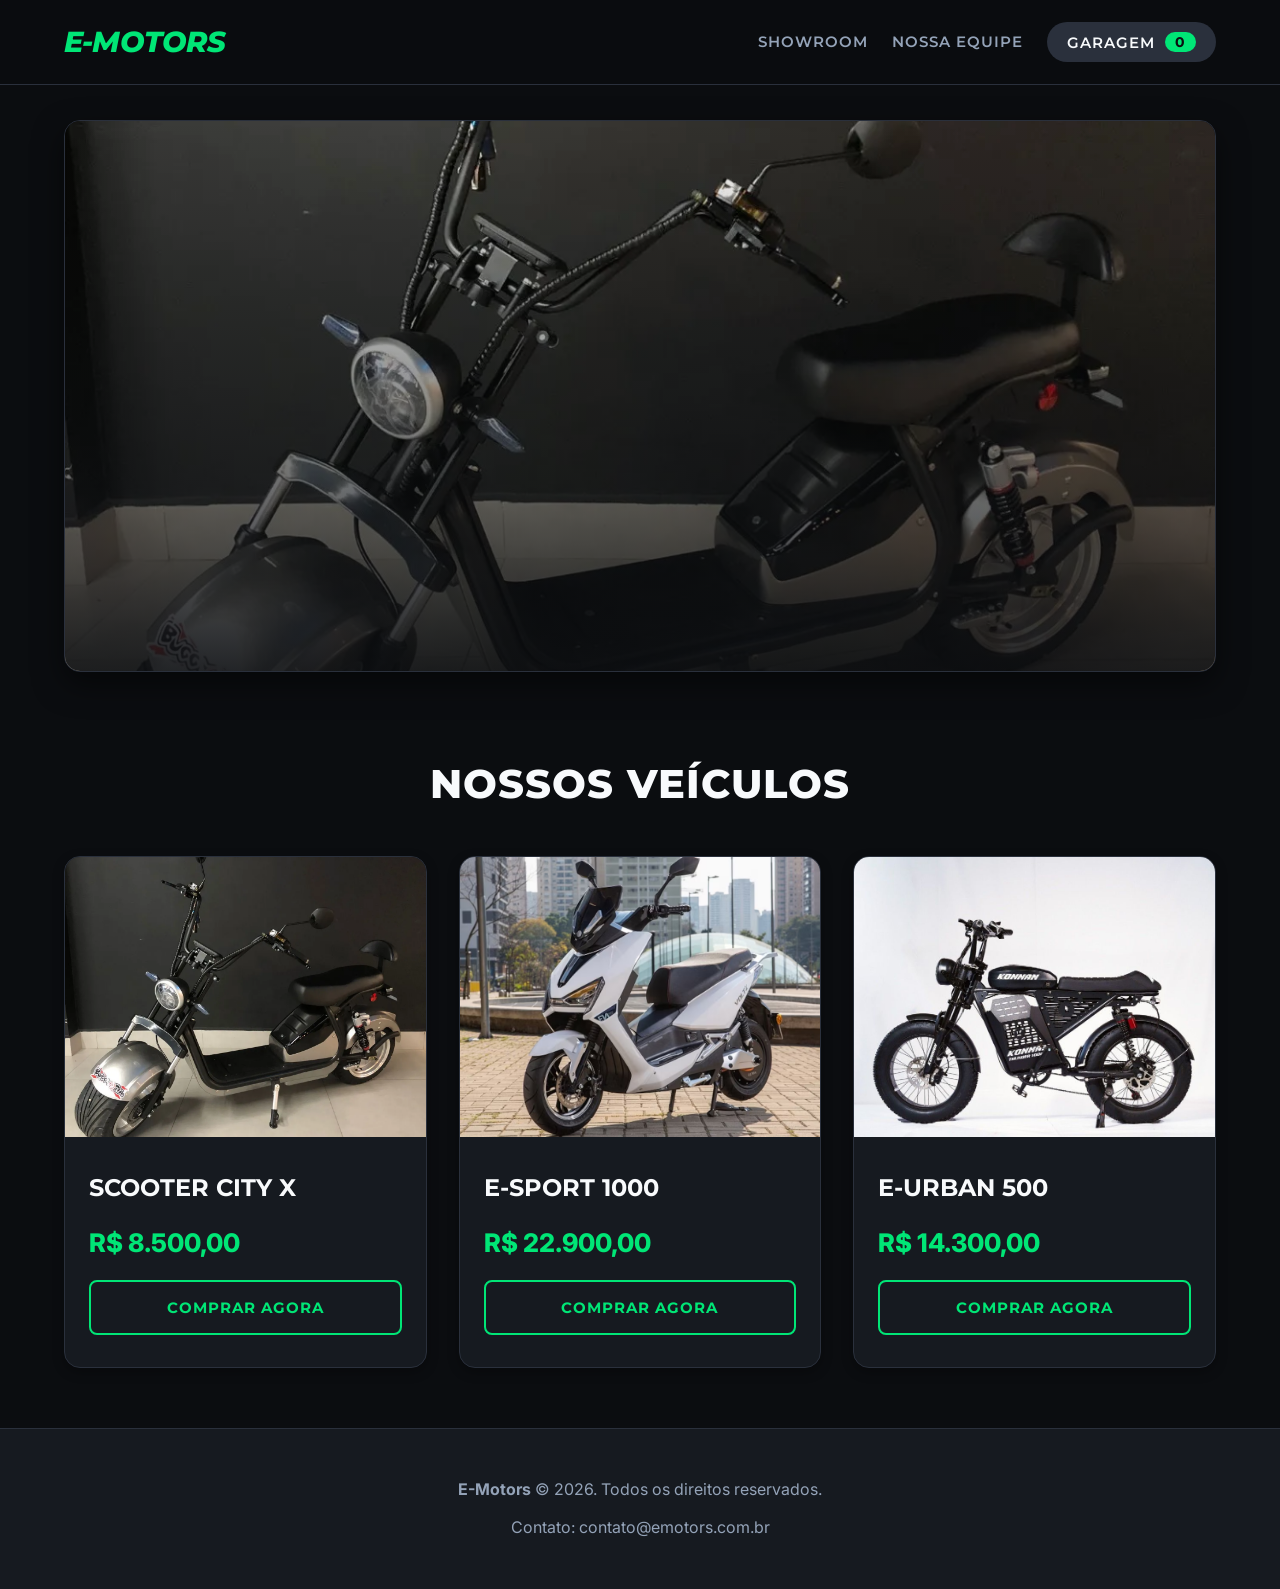
<file: index.html>
<!doctype html>
<html lang="pt-br">
<head>
  <meta charset="utf-8">
  <meta name="viewport" content="width=device-width, initial-scale=1">
  <title>E-Motors</title>
  <link rel="stylesheet" href="style.css">
</head>
<body>
  <header class="navbar">
    <div class="navbar__inner">
      <a href="index.html" class="logo"><span>E-Motors</span></a>
      <nav class="nav">
        <a class="nav__link" href="index.html">Showroom</a>
        <a class="nav__link" href="participantes.html">Nossa Equipe</a>
        <button class="nav__link nav__cart" type="button" id="cartButton">
          Garagem <span class="cart-count" id="cartCount">0</span>
        </button>
      </nav>
    </div>
  </header>

  <main class="page-container">
    <section class="carousel-section">
      <div class="carousel-frame" id="carouselTrack">
        <img class="carousel-slide active" src="Imagens/scooterx1.png" alt="Tecnologia">
        <img class="carousel-slide" src="Imagens/esport1.png" alt="Mobilidade">
        <img class="carousel-slide" src="Imagens/urban1.png" alt="Performance">
        <div class="carousel-overlay"></div>
      </div>
    </section>

    <section class="products">
      <h2 class="section-title">Nossos Veículos</h2>
      <div class="products__grid">
        <article class="product-card" data-link="scooter.html">
          <img src="Imagens/scooterx1.png" alt="Scooter City X">
          <div class="product-card__body">
            <h3>Scooter City X</h3>
            <p class="price">R$ 8.500,00</p>
            <button class="secondary-btn add-to-cart-btn" data-name="Scooter City X" data-price="8500.00" data-image="Imagens/scooterx1.png" type="button">Comprar Agora</button>
          </div>
        </article>

        <article class="product-card" data-link="esportiva.html">
          <img src="Imagens/esport1.png" alt="E-Sport 1000">
          <div class="product-card__body">
            <h3>E-Sport 1000</h3>
            <p class="price">R$ 22.900,00</p>
            <button class="secondary-btn add-to-cart-btn" data-name="E-Sport 1000" data-price="22900.00" data-image="Imagens/esport1.png" type="button">Comprar Agora</button>
          </div>
        </article>

        <article class="product-card" data-link="urbana.html">
          <img src="Imagens/urban1.png" alt="E-Urban 500">
          <div class="product-card__body">
            <h3>E-Urban 500</h3>
            <p class="price">R$ 14.300,00</p>
            <button class="secondary-btn add-to-cart-btn" data-name="E-Urban 500" data-price="14300.00" data-image="Imagens/urban1.png" type="button">Comprar Agora</button>
          </div>
        </article>
      </div>
    </section>
  </main>

  <footer class="footer">
    <div class="footer__info">
      <p><strong>E-Motors</strong> © 2026. Todos os direitos reservados.</p>
      <p>Contato: contato@emotors.com.br</p>
    </div>
  </footer>

  <div class="cart-overlay" id="cartOverlay">
    <aside class="cart-drawer" role="dialog" aria-modal="true">
      <div class="cart-header">
        <h2>Sua Garagem</h2>
        <button class="cart-close" type="button" id="closeCart">&times;</button>
      </div>
      <div class="cart-body">
        <ul class="cart-list" id="cartList"></ul>
      </div>
      <div class="cart-footer">
        <div class="summary-row"><span>Subtotal</span><span id="cartSubtotal">R$ 0,00</span></div>
        <div class="summary-row"><span>Frete</span><span style="color: var(--accent); font-weight: 600;">Grátis</span></div>
        <div class="summary-total"><span>Total</span><span id="cartTotal">R$ 0,00</span></div>
        <button class="primary-btn" type="button" id="checkoutButton">Finalizar Pedido</button>
      </div>
    </aside>
  </div>
  <script src="script.js"></script>
</body>
</html>
</file>
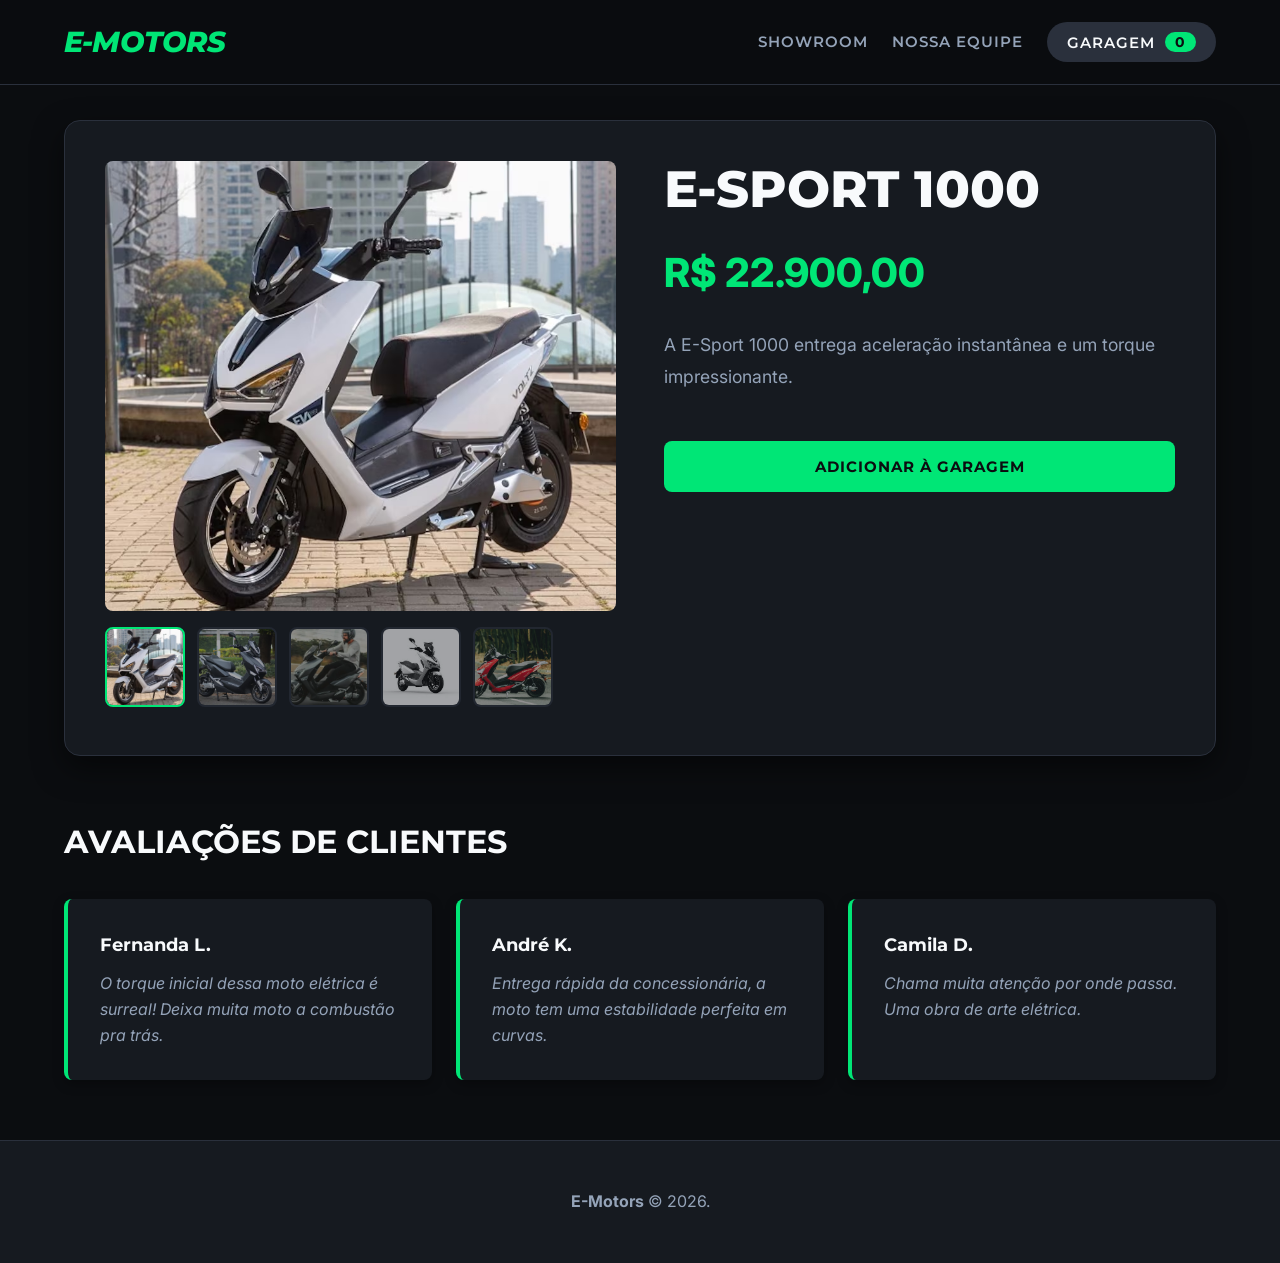
<file: esportiva.html>
<!doctype html>
<html lang="pt-br">
<head>
  <meta charset="utf-8">
  <meta name="viewport" content="width=device-width, initial-scale=1">
  <title>E-Sport 1000 - E-Motors</title>
  <link rel="stylesheet" href="style.css">
</head>
<body>
  <header class="navbar">
    <div class="navbar__inner">
      <a href="index.html" class="logo"><span>E-Motors</span></a>
      <nav class="nav">
        <a class="nav__link" href="index.html">Showroom</a>
        <a class="nav__link" href="participantes.html">Nossa Equipe</a>
        <button class="nav__link nav__cart" type="button" id="cartButton">
          Garagem <span class="cart-count" id="cartCount">0</span>
        </button>
      </nav>
    </div>
  </header>

  <main class="page-container">
    <section class="detail-hero">
      <div class="detail-gallery">
        <div class="detail-image">
          <img src="Imagens/esport1.png" alt="Esportiva Principal">
        </div>
        <div class="thumbnail-list">
          <img class="thumbnail active" src="Imagens/esport1.png" onclick="changeMainImage(this)">
          <img class="thumbnail" src="Imagens/esport2.png" onclick="changeMainImage(this)">
          <img class="thumbnail" src="Imagens/esport3.png" onclick="changeMainImage(this)">
          <img class="thumbnail" src="Imagens/esport4.png" onclick="changeMainImage(this)">
          <img class="thumbnail" src="Imagens/esport5.png" onclick="changeMainImage(this)">
        </div>
      </div>
      <div class="detail-info">
        <h1>E-Sport 1000</h1>
        <span class="price-tag">R$ 22.900,00</span>
        <p>A E-Sport 1000 entrega aceleração instantânea e um torque impressionante.</p>
        <div class="detail-actions">
          <button class="primary-btn add-to-cart-btn" data-name="E-Sport 1000" data-price="22900.00" data-image="Imagens/esport1.png" type="button">Adicionar à Garagem</button>
        </div>
      </div>
    </section>

    <section class="detail-comments">
      <h2>Avaliações de Clientes</h2>
      <div class="comments-grid">
        <div class="comment-card">
          <strong>Fernanda L.</strong>
          <span>O torque inicial dessa moto elétrica é surreal! Deixa muita moto a combustão pra trás.</span>
        </div>
        <div class="comment-card">
          <strong>André K.</strong>
          <span>Entrega rápida da concessionária, a moto tem uma estabilidade perfeita em curvas.</span>
        </div>
        <div class="comment-card">
          <strong>Camila D.</strong>
          <span>Chama muita atenção por onde passa. Uma obra de arte elétrica.</span>
        </div>
      </div>
    </section>
  </main>

  <footer class="footer">
    <div class="footer__info"><p><strong>E-Motors</strong> © 2026.</p></div>
  </footer>

  <div class="cart-overlay" id="cartOverlay">
    <aside class="cart-drawer">
      <div class="cart-header"><h2>Sua Garagem</h2><button class="cart-close" id="closeCart">&times;</button></div>
      <div class="cart-body"><ul class="cart-list" id="cartList"></ul></div>
      <div class="cart-footer">
        <div class="summary-row"><span>Subtotal</span><span id="cartSubtotal">R$ 0,00</span></div>
        <div class="summary-row"><span>Frete</span><span style="color: var(--accent); font-weight: 600;">Grátis</span></div>
        <div class="summary-total"><span>Total</span><span id="cartTotal">R$ 0,00</span></div>
        <button class="primary-btn" id="checkoutButton">Finalizar Pedido</button>
      </div>
    </aside>
  </div>
  <script src="script.js"></script>
</body>
</html>
</file>
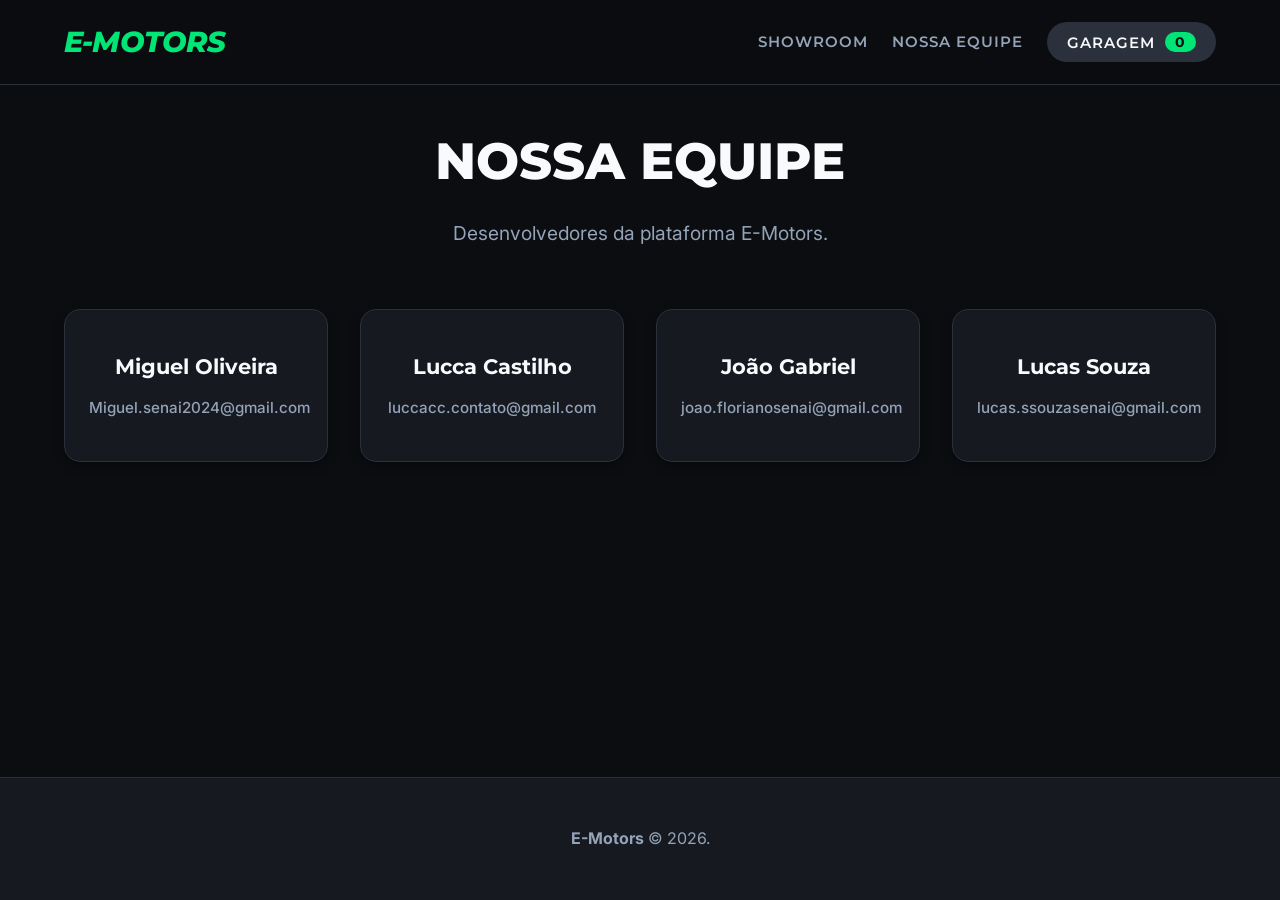
<file: participantes.html>
<!doctype html>
<html lang="pt-br">
<head>
  <meta charset="utf-8">
  <meta name="viewport" content="width=device-width, initial-scale=1">
  <title>Equipe - E-Motors</title>
  <link rel="stylesheet" href="style.css">
</head>
<body>
  <header class="navbar">
    <div class="navbar__inner">
      <a href="index.html" class="logo"><span>E-Motors</span></a>
      <nav class="nav">
        <a class="nav__link" href="index.html">Showroom</a>
        <a class="nav__link" href="participantes.html">Nossa Equipe</a>
        <button class="nav__link nav__cart" type="button" id="cartButton">
          Garagem <span class="cart-count" id="cartCount">0</span>
        </button>
      </nav>
    </div>
  </header>

  <main class="page-container">
    <section class="participants-hero">
      <h1>Nossa Equipe</h1>
      <p>Desenvolvedores da plataforma E-Motors.</p>
    </section>

    <section class="participants-grid">
      <article class="participant-card">
        <h3>Miguel Oliveira</h3>
        <a class="participant-email" href="mailto:Miguel.senai2024@gmail.com">Miguel.senai2024@gmail.com</a>
      </article>
      <article class="participant-card">
        <h3>Lucca Castilho</h3>
        <a class="participant-email" href="mailto:luccacc.contato@gmail.com">luccacc.contato@gmail.com</a>
      </article>
      <article class="participant-card">
        <h3>João Gabriel</h3>
        <a class="participant-email" href="mailto:joao.florianosenai@gmail.com">joao.florianosenai@gmail.com</a>
      </article>
      <article class="participant-card">
        <h3>Lucas Souza</h3>
        <a class="participant-email" href="mailto:lucas.ssouzasenai@gmail.com">lucas.ssouzasenai@gmail.com</a>
      </article>
    </section>
  </main>

  <footer class="footer">
    <div class="footer__info"><p><strong>E-Motors</strong> © 2026.</p></div>
  </footer>

  <div class="cart-overlay" id="cartOverlay">
    <aside class="cart-drawer">
      <div class="cart-header"><h2>Sua Garagem</h2><button class="cart-close" id="closeCart">&times;</button></div>
      <div class="cart-body"><ul class="cart-list" id="cartList"></ul></div>
      <div class="cart-footer">
        <div class="summary-row"><span>Subtotal</span><span id="cartSubtotal">R$ 0,00</span></div>
        <div class="summary-row"><span>Frete</span><span style="color: var(--accent); font-weight: 600;">Grátis</span></div>
        <div class="summary-total"><span>Total</span><span id="cartTotal">R$ 0,00</span></div>
        <button class="primary-btn" id="checkoutButton">Finalizar Pedido</button>
      </div>
    </aside>
  </div>
  <script src="script.js"></script>
</body>
</html>
</file>
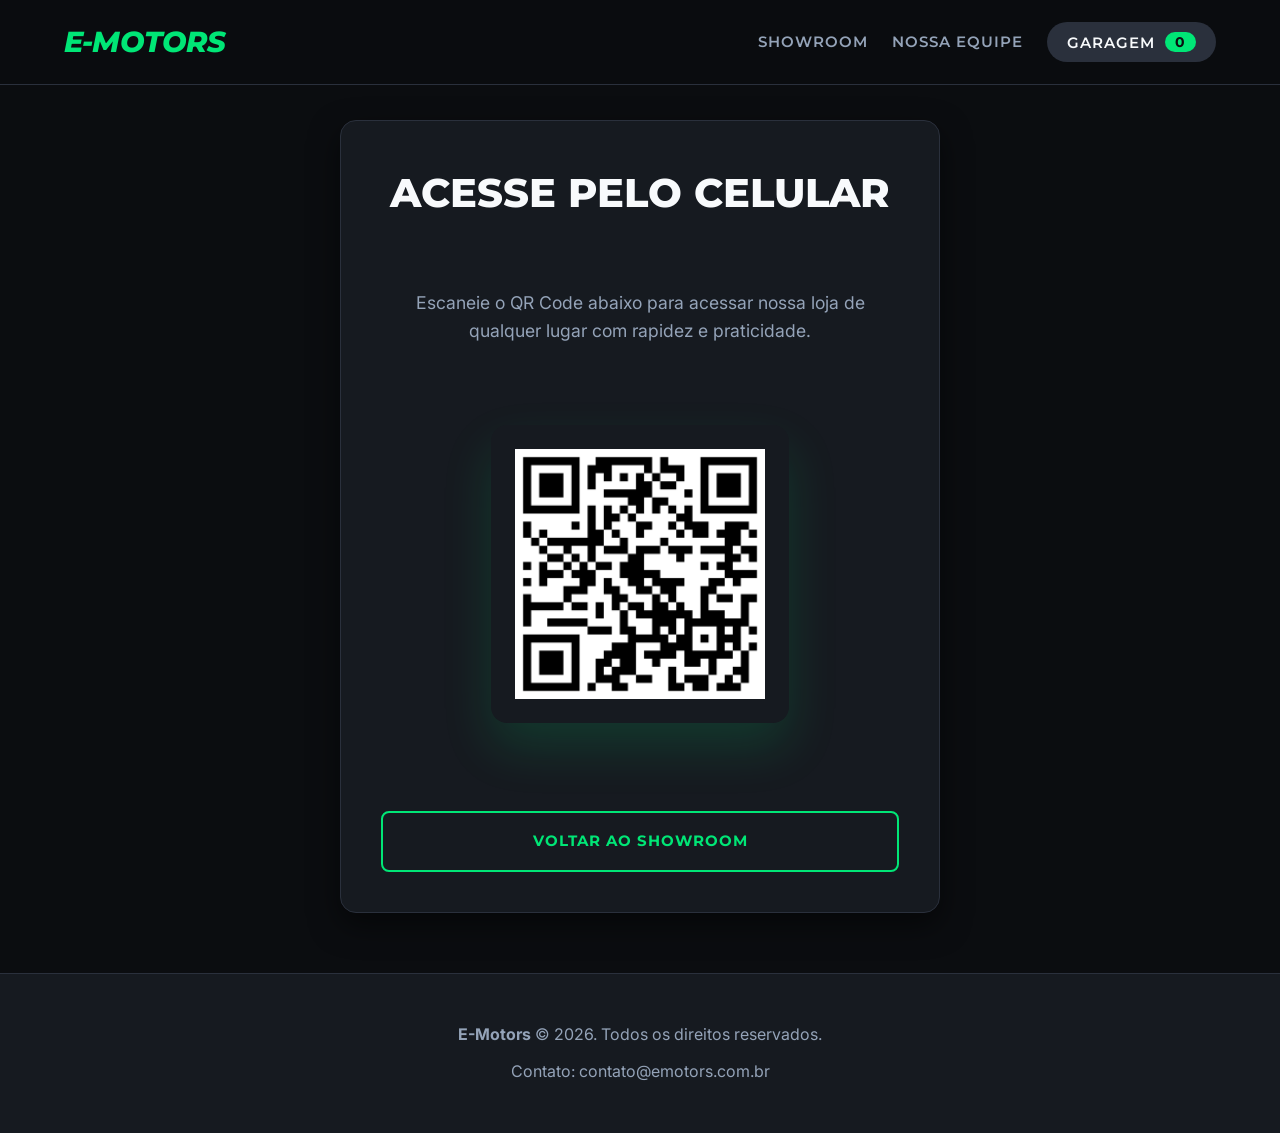
<file: qr.html>
<!doctype html>
<html lang="pt-br">
<head>
  <meta charset="utf-8">
  <meta name="viewport" content="width=device-width, initial-scale=1">
  <title>QR Code - E-Motors</title>
  <link rel="stylesheet" href="style.css">
</head>
<body>
  <header class="navbar">
    <div class="navbar__inner">
      <a href="index.html" class="logo"><span>E-Motors</span></a>
      <nav class="nav">
        <a class="nav__link" href="index.html">Showroom</a>
        <a class="nav__link" href="participantes.html">Nossa Equipe</a>
        <button class="nav__link nav__cart" type="button" id="cartButton">
          Garagem <span class="cart-count" id="cartCount">0</span>
        </button>
      </nav>
    </div>
  </header>

  <main class="page-container">
    <section class="detail-hero" style="display: flex; flex-direction: column; align-items: center; text-align: center; max-width: 600px; margin: 0 auto;">
      <h1 style="font-size: 2.5rem; font-weight: 800; text-transform: uppercase; color: var(--text-main); margin-bottom: 16px;">Acesse pelo Celular</h1>
      <p style="color: var(--text-muted); font-size: 1.1rem; margin-bottom: 32px;">Escaneie o QR Code abaixo para acessar nossa loja de qualquer lugar com rapidez e praticidade.</p>
      
      <div style="background-color: var(--white); padding: 24px; border-radius: var(--radius-lg); box-shadow: var(--shadow-lg);">
        <img src="Imagens/qrcode.png" alt="QR Code E-Motors" style="width: 250px; height: 250px; object-fit: contain;">
      </div>
      
      <div class="detail-actions" style="margin-top: 40px; width: 100%;">
        <a href="index.html" class="secondary-btn" style="text-decoration: none;">Voltar ao Showroom</a>
      </div>
    </section>
  </main>

  <footer class="footer">
    <div class="footer__info">
      <p><strong>E-Motors</strong> © 2026. Todos os direitos reservados.</p>
      <p>Contato: contato@emotors.com.br</p>
    </div>
  </footer>

  <div class="cart-overlay" id="cartOverlay">
    <aside class="cart-drawer" role="dialog" aria-modal="true">
      <div class="cart-header">
        <h2>Sua Garagem</h2>
        <button class="cart-close" type="button" id="closeCart">&times;</button>
      </div>
      <div class="cart-body">
        <ul class="cart-list" id="cartList"></ul>
      </div>
      <div class="cart-footer">
        <div class="summary-row"><span>Subtotal</span><span id="cartSubtotal">R$ 0,00</span></div>
        <div class="summary-row"><span>Frete</span><span style="color: var(--accent); font-weight: 600;">Grátis</span></div>
        <div class="summary-total"><span>Total</span><span id="cartTotal">R$ 0,00</span></div>
        <button class="primary-btn" type="button" id="checkoutButton">Finalizar Pedido</button>
      </div>
    </aside>
  </div>
  <script src="script.js"></script>
</body>
</html>
</file>
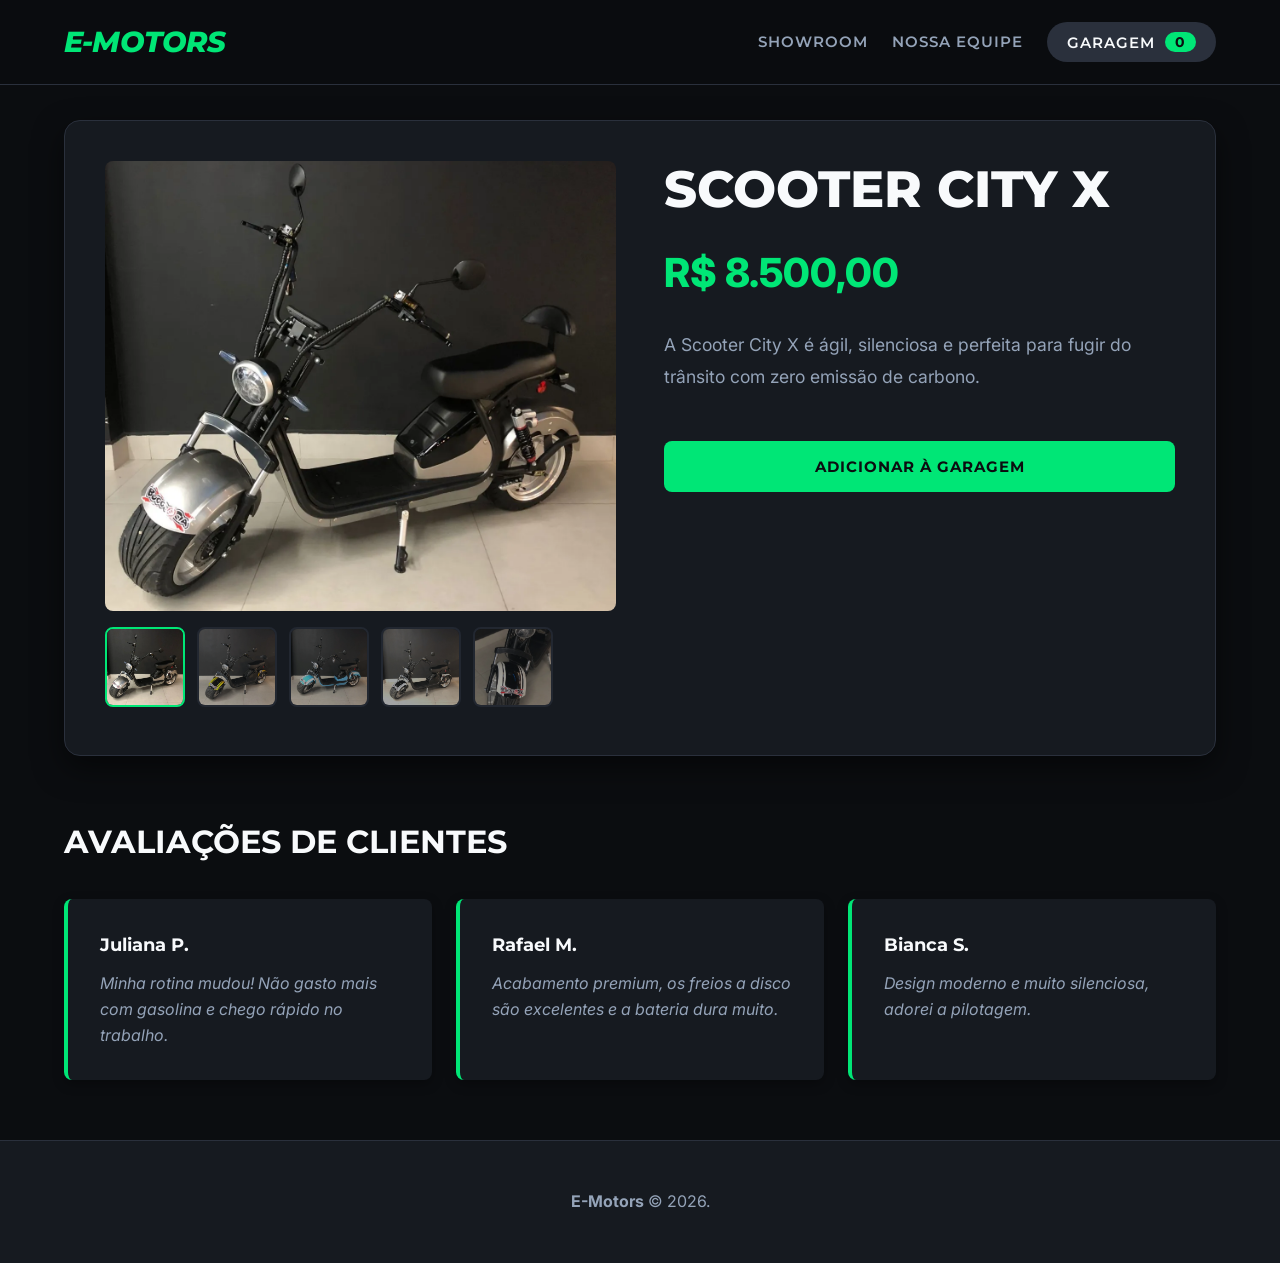
<file: scooter.html>
<!doctype html>
<html lang="pt-br">
<head>
  <meta charset="utf-8">
  <meta name="viewport" content="width=device-width, initial-scale=1">
  <title>Scooter City X - E-Motors</title>
  <link rel="stylesheet" href="style.css">
</head>
<body>
  <header class="navbar">
    <div class="navbar__inner">
      <a href="index.html" class="logo"><span>E-Motors</span></a>
      <nav class="nav">
        <a class="nav__link" href="index.html">Showroom</a>
        <a class="nav__link" href="participantes.html">Nossa Equipe</a>
        <button class="nav__link nav__cart" type="button" id="cartButton">
          Garagem <span class="cart-count" id="cartCount">0</span>
        </button>
      </nav>
    </div>
  </header>

  <main class="page-container">
    <section class="detail-hero">
      <div class="detail-gallery">
        <div class="detail-image">
          <img src="Imagens/scooterx1.png" alt="Scooter Principal">
        </div>
        <div class="thumbnail-list">
          <img class="thumbnail active" src="Imagens/scooterx1.png" onclick="changeMainImage(this)">
          <img class="thumbnail" src="Imagens/scooterx2.png" onclick="changeMainImage(this)">
          <img class="thumbnail" src="Imagens/scooterx3.png" onclick="changeMainImage(this)">
          <img class="thumbnail" src="Imagens/scooterx4.png" onclick="changeMainImage(this)">
          <img class="thumbnail" src="Imagens/scooterx5.png" onclick="changeMainImage(this)">
        </div>
      </div>
      <div class="detail-info">
        <h1>Scooter City X</h1>
        <span class="price-tag">R$ 8.500,00</span>
        <p>A Scooter City X é ágil, silenciosa e perfeita para fugir do trânsito com zero emissão de carbono.</p>
        <div class="detail-actions">
          <button class="primary-btn add-to-cart-btn" data-name="Scooter City X" data-price="8500.00" data-image="Imagens/scooterx1.png" type="button">Adicionar à Garagem</button>
        </div>
      </div>
    </section>

    <section class="detail-comments">
      <h2>Avaliações de Clientes</h2>
      <div class="comments-grid">
        <div class="comment-card">
          <strong>Juliana P.</strong>
          <span>Minha rotina mudou! Não gasto mais com gasolina e chego rápido no trabalho.</span>
        </div>
        <div class="comment-card">
          <strong>Rafael M.</strong>
          <span>Acabamento premium, os freios a disco são excelentes e a bateria dura muito.</span>
        </div>
        <div class="comment-card">
          <strong>Bianca S.</strong>
          <span>Design moderno e muito silenciosa, adorei a pilotagem.</span>
        </div>
      </div>
    </section>
  </main>

  <footer class="footer">
    <div class="footer__info"><p><strong>E-Motors</strong> © 2026.</p></div>
  </footer>

  <div class="cart-overlay" id="cartOverlay">
    <aside class="cart-drawer" role="dialog" aria-modal="true">
      <div class="cart-header"><h2>Sua Garagem</h2><button class="cart-close" id="closeCart">&times;</button></div>
      <div class="cart-body"><ul class="cart-list" id="cartList"></ul></div>
      <div class="cart-footer">
        <div class="summary-row"><span>Subtotal</span><span id="cartSubtotal">R$ 0,00</span></div>
        <div class="summary-row"><span>Frete</span><span style="color: var(--accent); font-weight: 600;">Grátis</span></div>
        <div class="summary-total"><span>Total</span><span id="cartTotal">R$ 0,00</span></div>
        <button class="primary-btn" id="checkoutButton">Finalizar Pedido</button>
      </div>
    </aside>
  </div>
  <script src="script.js"></script>
</body>
</html>
</file>
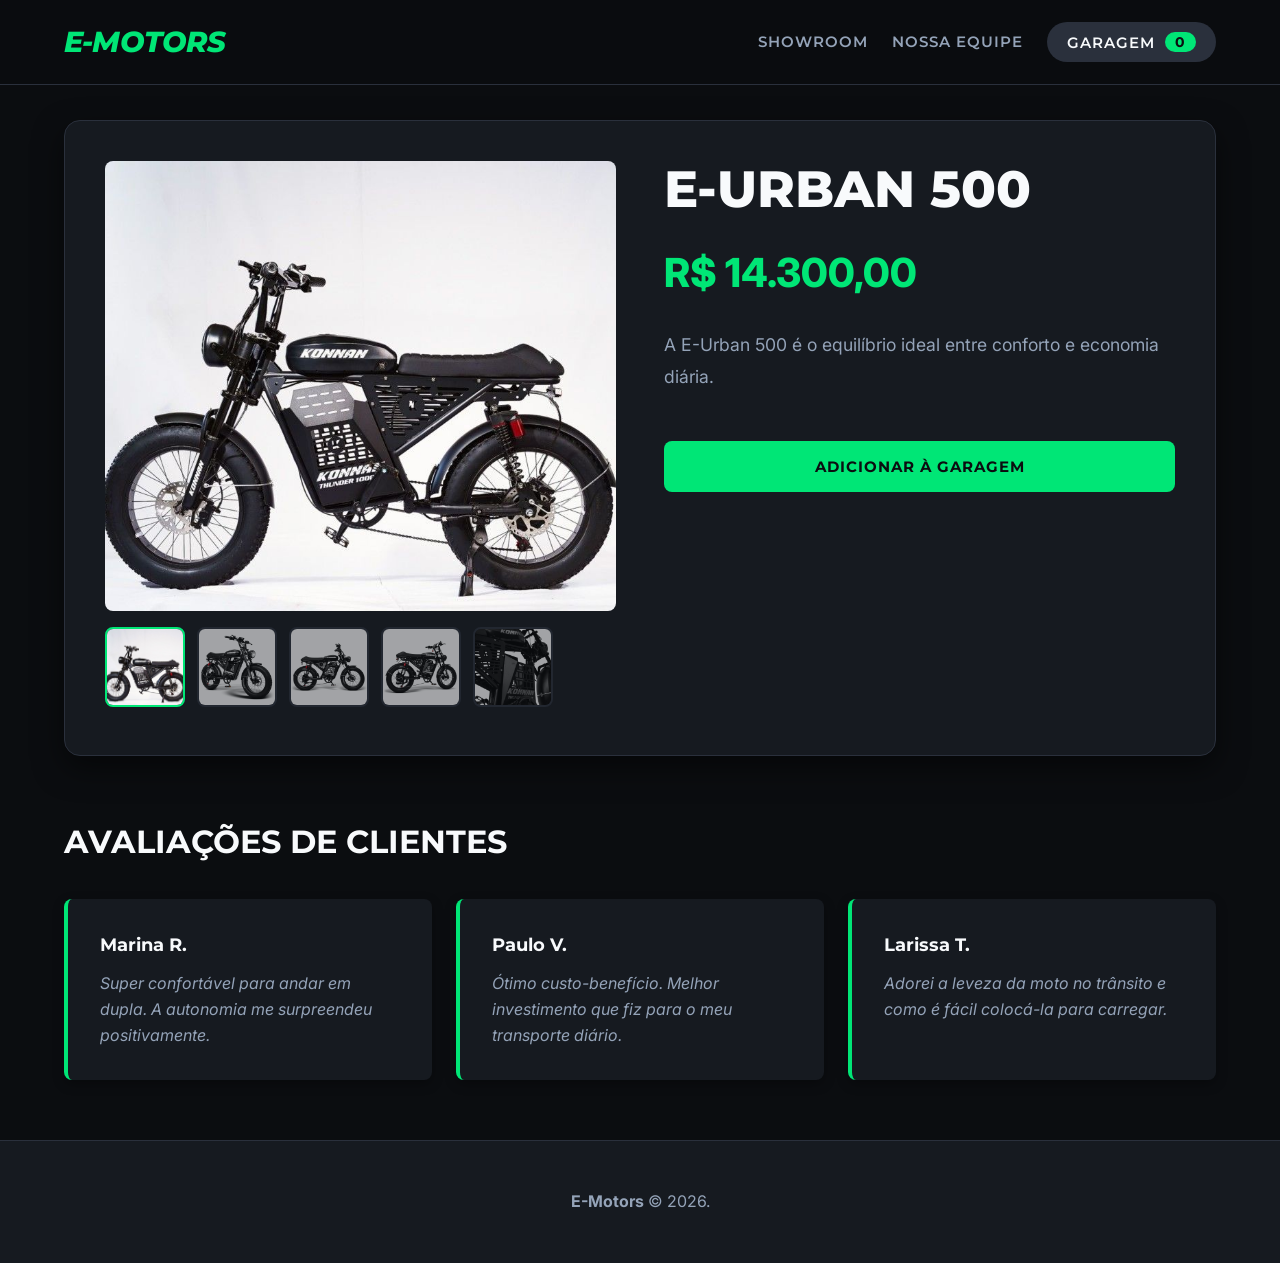
<file: urbana.html>
<!doctype html>
<html lang="pt-br">
<head>
  <meta charset="utf-8">
  <meta name="viewport" content="width=device-width, initial-scale=1">
  <title>E-Urban 500 - E-Motors</title>
  <link rel="stylesheet" href="style.css">
</head>
<body>
  <header class="navbar">
    <div class="navbar__inner">
      <a href="index.html" class="logo"><span>E-Motors</span></a>
      <nav class="nav">
        <a class="nav__link" href="index.html">Showroom</a>
        <a class="nav__link" href="participantes.html">Nossa Equipe</a>
        <button class="nav__link nav__cart" type="button" id="cartButton">
          Garagem <span class="cart-count" id="cartCount">0</span>
        </button>
      </nav>
    </div>
  </header>

  <main class="page-container">
    <section class="detail-hero">
      <div class="detail-gallery">
        <div class="detail-image">
          <img src="Imagens/urban1.png" alt="Urbana Principal">
        </div>
        <div class="thumbnail-list">
          <img class="thumbnail active" src="Imagens/urban1.png" onclick="changeMainImage(this)">
          <img class="thumbnail" src="Imagens/urban2.png" onclick="changeMainImage(this)">
          <img class="thumbnail" src="Imagens/urban3.png" onclick="changeMainImage(this)">
          <img class="thumbnail" src="Imagens/urban4.png" onclick="changeMainImage(this)">
          <img class="thumbnail" src="Imagens/urban5.png" onclick="changeMainImage(this)">
        </div>
      </div>
      <div class="detail-info">
        <h1>E-Urban 500</h1>
        <span class="price-tag">R$ 14.300,00</span>
        <p>A E-Urban 500 é o equilíbrio ideal entre conforto e economia diária.</p>
        <div class="detail-actions">
          <button class="primary-btn add-to-cart-btn" data-name="E-Urban 500" data-price="14300.00" data-image="Imagens/urban1.png" type="button">Adicionar à Garagem</button>
        </div>
      </div>
    </section>

    <section class="detail-comments">
      <h2>Avaliações de Clientes</h2>
      <div class="comments-grid">
        <div class="comment-card">
          <strong>Marina R.</strong>
          <span>Super confortável para andar em dupla. A autonomia me surpreendeu positivamente.</span>
        </div>
        <div class="comment-card">
          <strong>Paulo V.</strong>
          <span>Ótimo custo-benefício. Melhor investimento que fiz para o meu transporte diário.</span>
        </div>
        <div class="comment-card">
          <strong>Larissa T.</strong>
          <span>Adorei a leveza da moto no trânsito e como é fácil colocá-la para carregar.</span>
        </div>
      </div>
    </section>
  </main>

  <footer class="footer">
    <div class="footer__info"><p><strong>E-Motors</strong> © 2026.</p></div>
  </footer>

  <div class="cart-overlay" id="cartOverlay">
    <aside class="cart-drawer">
      <div class="cart-header"><h2>Sua Garagem</h2><button class="cart-close" id="closeCart">&times;</button></div>
      <div class="cart-body"><ul class="cart-list" id="cartList"></ul></div>
      <div class="cart-footer">
        <div class="summary-row"><span>Subtotal</span><span id="cartSubtotal">R$ 0,00</span></div>
        <div class="summary-row"><span>Frete</span><span style="color: var(--accent); font-weight: 600;">Grátis</span></div>
        <div class="summary-total"><span>Total</span><span id="cartTotal">R$ 0,00</span></div>
        <button class="primary-btn" id="checkoutButton">Finalizar Pedido</button>
      </div>
    </aside>
  </div>
  <script src="script.js"></script>
</body>
</html>
</file>
<file: style.css>
@import url('https://fonts.googleapis.com/css2?family=Inter:wght@300;400;500;600&family=Montserrat:ital,wght@0,400;0,600;0,700;0,800;1,700&display=swap');

:root {
  --bg-main: #0B0D10;
  --bg-card: #161A20;
  --bg-nav: rgba(11, 13, 16, 0.85);
  --accent: #00E676;
  --accent-hover: #00C853;
  --text-main: #F8FAFC;
  --text-muted: #94A3B8;
  --stone: #2A303C;
  --shadow-sm: 0 4px 12px rgba(0,0,0,0.3);
  --shadow-md: 0 12px 30px rgba(0,0,0,0.5);
  --shadow-lg: 0 24px 50px rgba(0,230,118,0.15);
  --radius-md: 8px;
  --radius-lg: 16px;
  --transition: all 0.3s cubic-bezier(0.4, 0, 0.2, 1);
}

* { box-sizing: border-box; margin: 0; padding: 0; }

body {
  font-family: 'Inter', sans-serif;
  background-color: var(--bg-main);
  color: var(--text-main);
  min-height: 100vh;
  overflow-x: hidden;
  line-height: 1.6;
  display: flex;
  flex-direction: column;
}

h1, h2, h3, h4, .logo, .nav__link {
  font-family: 'Montserrat', sans-serif;
}

a { text-decoration: none; color: inherit; }

img { max-width: 100%; display: block; background-color: var(--stone); }

.navbar {
  position: fixed; top: 0; left: 0; right: 0;
  background: var(--bg-nav);
  backdrop-filter: blur(12px);
  border-bottom: 1px solid var(--stone);
  z-index: 50; transition: var(--transition);
}

.navbar__inner {
  max-width: 1200px; margin: 0 auto; padding: 18px 24px;
  display: flex; align-items: center; justify-content: space-between; gap: 16px;
  flex-wrap: wrap;
}

.logo { 
  font-size: 1.8rem; font-weight: 800; color: var(--text-main); 
  letter-spacing: -0.5px; text-transform: uppercase; font-style: italic; 
}

.logo span { color: var(--accent); }

.nav { display: flex; align-items: center; gap: 24px; flex-wrap: wrap; }

.nav__link {
  font-size: 0.95rem; font-weight: 600;
  color: var(--text-muted); border: none; background: none; cursor: pointer;
  padding: 8px 0; transition: var(--transition);
  position: relative; text-transform: uppercase; letter-spacing: 1px;
}

.nav__link::after {
  content: ''; position: absolute; bottom: 0; left: 0; width: 0%; height: 2px;
  background-color: var(--accent); transition: var(--transition);
}

.nav__link:hover { color: var(--text-main); }
.nav__link:hover::after { width: 100%; }

.nav__cart {
  display: inline-flex; align-items: center; gap: 10px;
  background: var(--stone); color: var(--text-main); 
  padding: 10px 20px; border-radius: 99px;
  margin-top: 4px; margin-bottom: 4px;
}

.nav__cart:hover { background: var(--bg-card); border-color: var(--accent); color: var(--accent); box-shadow: 0 0 15px rgba(0, 230, 118, 0.2); }

.cart-count {
  background: var(--accent); color: var(--bg-main); border-radius: 99px;
  padding: 2px 10px; font-size: 0.85rem; font-weight: 700;
}

.page-container {
  padding-top: 120px; max-width: 1200px; margin: 0 auto;
  padding-bottom: 60px; padding-left: 24px; padding-right: 24px; flex: 1; width: 100%;
}

.primary-btn, .secondary-btn {
  font-family: 'Montserrat', sans-serif; border: none; cursor: pointer; font-weight: 700;
  font-size: 0.95rem; padding: 16px 28px; border-radius: var(--radius-md); transition: var(--transition);
  text-align: center; width: 100%; display: inline-block; text-transform: uppercase; letter-spacing: 1px;
}

.primary-btn { background: var(--accent); color: var(--bg-main); }
.primary-btn:hover { background: var(--accent-hover); box-shadow: 0 8px 20px rgba(0, 230, 118, 0.3); transform: translateY(-2px); }

.secondary-btn { background: transparent; color: var(--accent); border: 2px solid var(--accent); }
.secondary-btn:hover { background: var(--accent); color: var(--bg-main); box-shadow: 0 8px 20px rgba(0, 230, 118, 0.3); transform: translateY(-2px); }

.carousel-section {
  border-radius: var(--radius-lg); overflow: hidden; box-shadow: var(--shadow-md);
  margin-bottom: 80px; position: relative; border: 1px solid var(--stone);
}

.carousel-frame { position: relative; height: clamp(350px, 45vw, 550px); width: 100%; }

.carousel-slide {
  position: absolute; inset: 0; width: 100%; height: 100%; object-fit: cover;
  opacity: 0; transition: opacity 0.8s ease-in-out;
}

.carousel-slide.active { opacity: 1; }

.carousel-overlay { position: absolute; inset: 0; background: linear-gradient(to top, rgba(11, 13, 16, 0.9), transparent); }

.section-title { font-size: 2.5rem; color: var(--text-main); margin-bottom: 40px; text-align: center; font-weight: 800; text-transform: uppercase; letter-spacing: 1px;}

.products__grid { display: grid; grid-template-columns: repeat(auto-fit, minmax(280px, 1fr)); gap: 32px; }

.product-card {
  background: var(--bg-card); border-radius: var(--radius-lg); overflow: hidden;
  box-shadow: var(--shadow-sm); display: flex; flex-direction: column;
  transition: var(--transition); cursor: pointer; position: relative;
  border: 1px solid var(--stone);
}

.product-card:hover { transform: translateY(-8px); box-shadow: var(--shadow-lg); border-color: var(--accent); }

.product-card img { height: 280px; width: 100%; object-fit: cover; transition: transform 0.7s ease; }

.product-card:hover img { transform: scale(1.05); }

.product-card__body { padding: 32px 24px; display: flex; flex-direction: column; gap: 16px; flex: 1; z-index: 2; }

.product-card h3 { font-size: 1.5rem; color: var(--text-main); font-weight: 700; text-transform: uppercase; }

.price { font-size: 1.6rem; font-weight: 800; color: var(--accent); }

.detail-hero {
  display: grid; grid-template-columns: 1fr 1fr; gap: 48px; align-items: start;
  background: var(--bg-card); border-radius: var(--radius-lg); padding: 40px; box-shadow: var(--shadow-md); margin-bottom: 60px;
  border: 1px solid var(--stone);
}

.detail-gallery { display: flex; flex-direction: column; gap: 16px; min-width: 0; width: 100%; overflow: hidden; }

.detail-image { border-radius: var(--radius-md); overflow: hidden; height: 450px; width: 100%; }

.detail-image img { width: 100%; height: 100%; object-fit: cover; }

.thumbnail-list { display: flex; gap: 12px; overflow-x: auto; padding-bottom: 8px; }

.thumbnail { 
  width: 80px; height: 80px; border-radius: var(--radius-md); 
  object-fit: cover; cursor: pointer; border: 2px solid var(--stone);
  opacity: 0.6; transition: var(--transition); flex-shrink: 0; background: var(--bg-main);
}

.thumbnail:hover, .thumbnail.active { opacity: 1; border-color: var(--accent); }

.detail-info { display: flex; flex-direction: column; gap: 24px; }

.detail-info h1 { font-size: clamp(2rem, 4vw, 3.5rem); line-height: 1.1; font-weight: 800; text-transform: uppercase; color: var(--text-main); }

.detail-info .price-tag { font-size: 2.5rem; color: var(--accent); font-weight: 800; }

.detail-info p { color: var(--text-muted); font-size: 1.1rem; line-height: 1.8; }

.detail-actions { margin-top: 24px; }

.detail-comments h2 { margin-bottom: 32px; font-size: 2rem; font-weight: 700; text-transform: uppercase; }

.comments-grid { display: grid; grid-template-columns: repeat(auto-fit, minmax(280px, 1fr)); gap: 24px; }

.comment-card {
  background: var(--bg-card); padding: 32px; border-radius: var(--radius-md); box-shadow: var(--shadow-sm);
  border-left: 4px solid var(--accent); display: flex; flex-direction: column; gap: 12px; transition: var(--transition);
}

.comment-card:hover { transform: translateY(-4px); border-color: var(--text-main); }

.comment-card strong { color: var(--text-main); font-size: 1.1rem; font-family: 'Montserrat', sans-serif; }

.comment-card span { color: var(--text-muted); font-size: 1rem; font-style: italic; }

.participants-hero { text-align: center; margin-bottom: 60px; }

.participants-hero h1 { font-size: clamp(2rem, 4vw, 3.5rem); margin-bottom: 16px; font-weight: 800; text-transform: uppercase; }

.participants-hero p { color: var(--text-muted); font-size: 1.2rem; }

.participants-grid { display: grid; grid-template-columns: repeat(auto-fit, minmax(250px, 1fr)); gap: 32px; }

.participant-card {
  background: var(--bg-card); padding: 40px 24px; border-radius: var(--radius-lg); box-shadow: var(--shadow-sm);
  text-align: center; transition: var(--transition); border: 1px solid var(--stone);
}

.participant-card:hover { transform: translateY(-8px); border-color: var(--accent); box-shadow: var(--shadow-lg); }

.participant-card h3 { margin-bottom: 12px; font-size: 1.3rem; }

.participant-email { color: var(--text-muted); font-size: 0.95rem; font-weight: 500; }

.footer { background: var(--bg-card); border-top: 1px solid var(--stone); padding: 48px 24px; margin-top: auto; }

.footer__info { max-width: 1200px; margin: 0 auto; text-align: center; display: flex; flex-direction: column; gap: 12px; }

.footer__info p { font-size: 1rem; color: var(--text-muted); }

.cart-overlay {
  position: fixed; inset: 0; background: rgba(0, 0, 0, 0.8); backdrop-filter: blur(5px);
  opacity: 0; visibility: hidden; transition: var(--transition); z-index: 100;
}

.cart-overlay.is-visible { opacity: 1; visibility: visible; }

.cart-drawer {
  position: fixed; top: 0; right: -100%; bottom: 0; width: 100%; max-width: 480px;
  background: var(--bg-main); box-shadow: -10px 0 30px rgba(0,0,0,0.5); z-index: 101;
  transition: right 0.4s cubic-bezier(0.25, 0.8, 0.25, 1); display: flex; flex-direction: column;
  border-left: 1px solid var(--stone);
}

.cart-overlay.is-visible .cart-drawer { right: 0; }

.cart-header { padding: 32px 24px; background: var(--bg-card); display: flex; align-items: center; justify-content: space-between; border-bottom: 1px solid var(--stone); }

.cart-header h2 { font-size: 1.6rem; color: var(--text-main); text-transform: uppercase; }

.cart-close { background: transparent; border: none; font-size: 2.5rem; display: flex; align-items: center; justify-content: center; cursor: pointer; color: var(--text-muted); transition: var(--transition); }

.cart-close:hover { color: var(--accent); transform: rotate(90deg); }

.cart-body { flex: 1; overflow-y: auto; padding: 24px; }

.cart-list { list-style: none; display: flex; flex-direction: column; gap: 20px; }

.cart-item { display: flex; gap: 16px; align-items: center; background: var(--bg-card); padding: 16px; border-radius: var(--radius-md); border: 1px solid var(--stone); }

.cart-item__image { width: 90px; height: 90px; border-radius: 8px; object-fit: cover; }

.cart-item__info { flex: 1; display: flex; flex-direction: column; gap: 6px; }

.cart-item__info strong { color: var(--text-main); font-size: 1.1rem; font-family: 'Montserrat', sans-serif;}

.cart-item__info > span { color: var(--accent); font-weight: 700; }

.cart-qty { display: inline-flex; align-items: center; gap: 16px; background: var(--bg-main); border-radius: var(--radius-md); padding: 6px 12px; margin-top: 8px; border: 1px solid var(--stone); }

.qty-btn { border: none; background: transparent; color: var(--text-main); cursor: pointer; font-size: 1.2rem; font-weight: bold; transition: var(--transition); }

.qty-btn:hover { color: var(--accent); }

.cart-item__actions { display: flex; flex-direction: column; align-items: flex-end; gap: 16px; }

.remove-btn { background: transparent; border: none; color: #EF4444; font-size: 0.9rem; cursor: pointer; font-weight: 600; text-transform: uppercase; }

.remove-btn:hover { text-decoration: underline; }

.cart-empty-msg { text-align: center; color: var(--text-muted); margin-top: 60px; font-size: 1.2rem; }

.cart-footer { padding: 32px 24px; background: var(--bg-card); border-top: 1px solid var(--stone); display: flex; flex-direction: column; gap: 20px; }

.summary-row { display: flex; justify-content: space-between; color: var(--text-muted); font-size: 1.1rem; }

.summary-total { display: flex; justify-content: space-between; font-size: 1.6rem; font-weight: 800; color: var(--text-main); padding-top: 20px; border-top: 1px solid var(--stone); font-family: 'Montserrat', sans-serif;}

@media (max-width: 992px) {
  .detail-hero { display: flex; flex-direction: column; gap: 32px; }
  .detail-image { height: 350px; width: 100%; }
}

@media (max-width: 768px) {
  .navbar__inner { flex-direction: column; gap: 12px; padding: 16px; }
  .nav { width: 100%; justify-content: center; gap: 16px; }
  .page-container { padding-top: 180px; }
  .detail-hero { padding: 24px; }
  .detail-image { height: 280px; }
  .carousel-frame { height: 250px; }
  .section-title { font-size: 2rem; }
  .detail-info h1 { font-size: 2rem; }
  .detail-info .price-tag { font-size: 2rem; }
  .participant-card { padding: 24px 16px; }
  .cart-drawer { max-width: 100%; }
  .thumbnail { width: 60px; height: 60px; }
}

@media (max-width: 480px) {
  .nav { flex-direction: column; gap: 8px; }
  .nav__cart { margin-top: 8px; width: 100%; justify-content: center; }
  .page-container { padding-top: 220px; }
  .cart-item { flex-direction: column; text-align: center; }
  .cart-item__actions { align-items: center; }
  .detail-image { height: 220px; }
  .thumbnail { width: 50px; height: 50px; }
}
</file>
